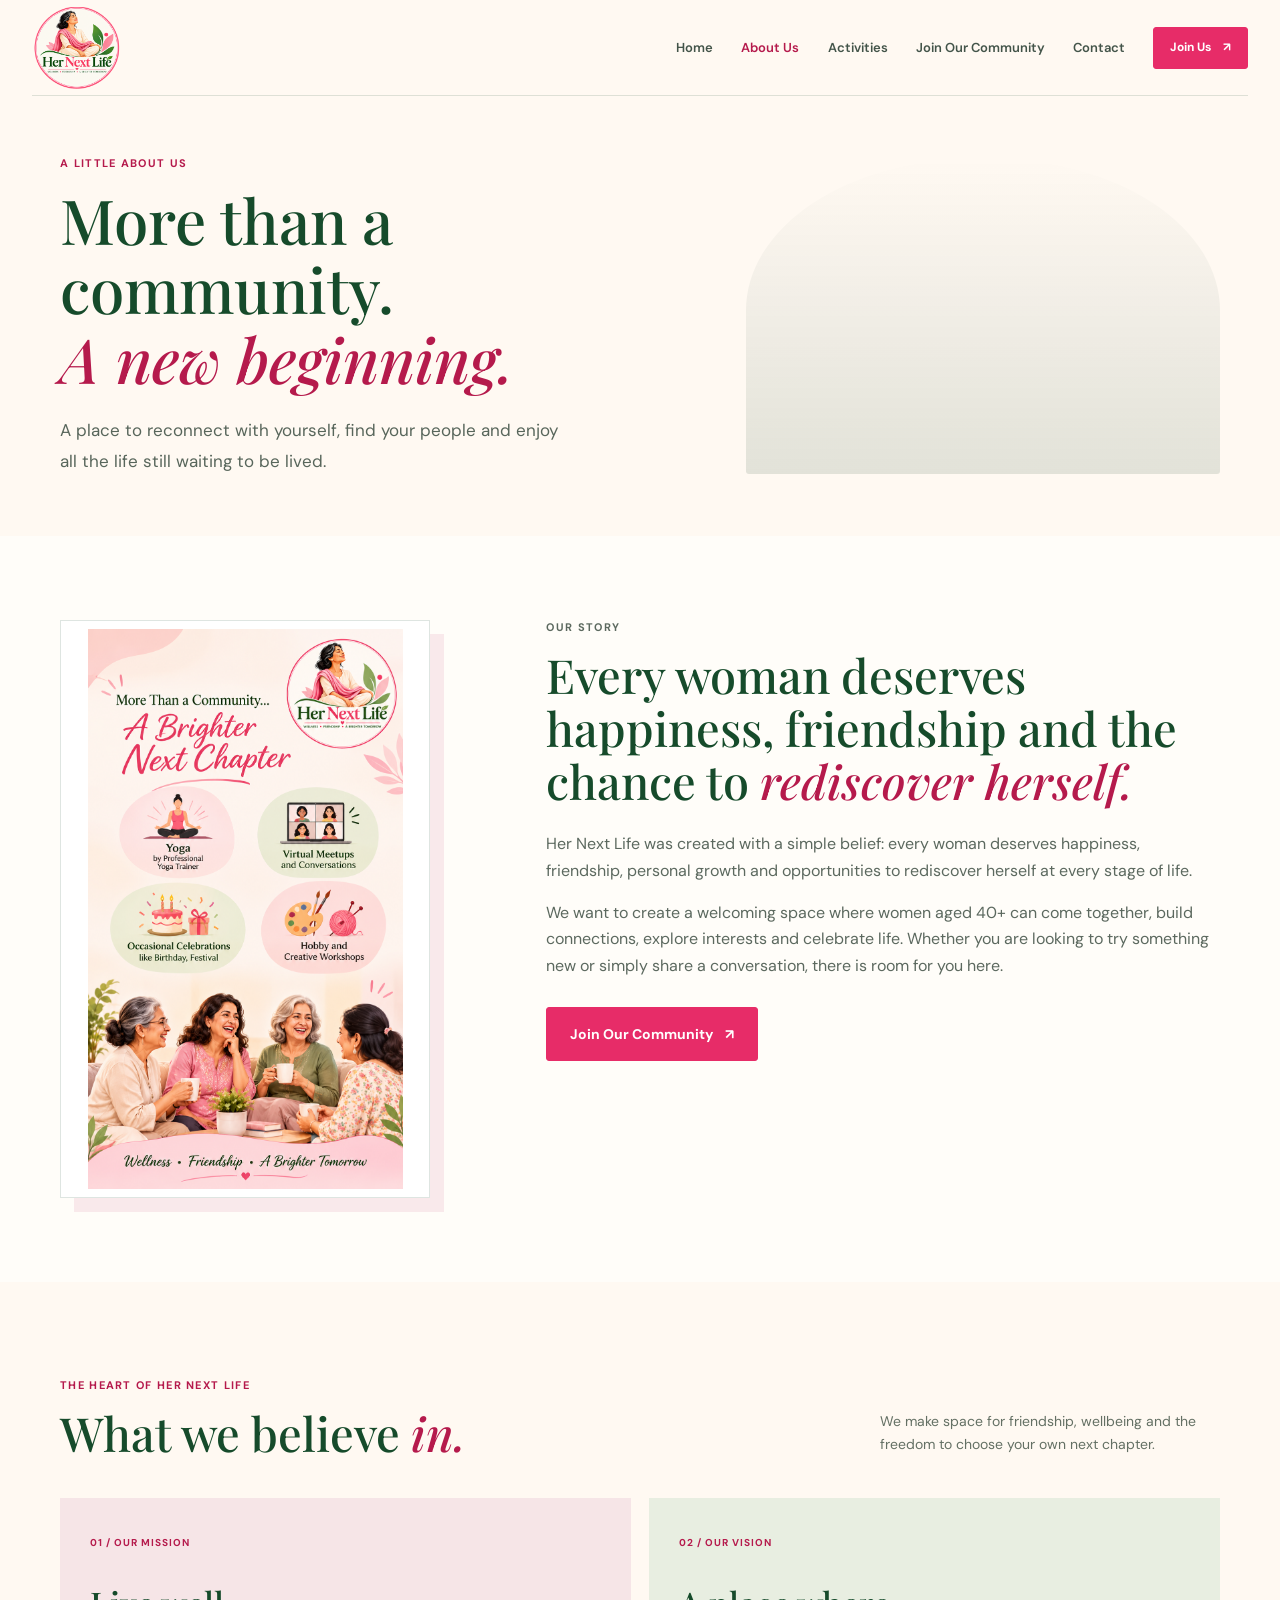
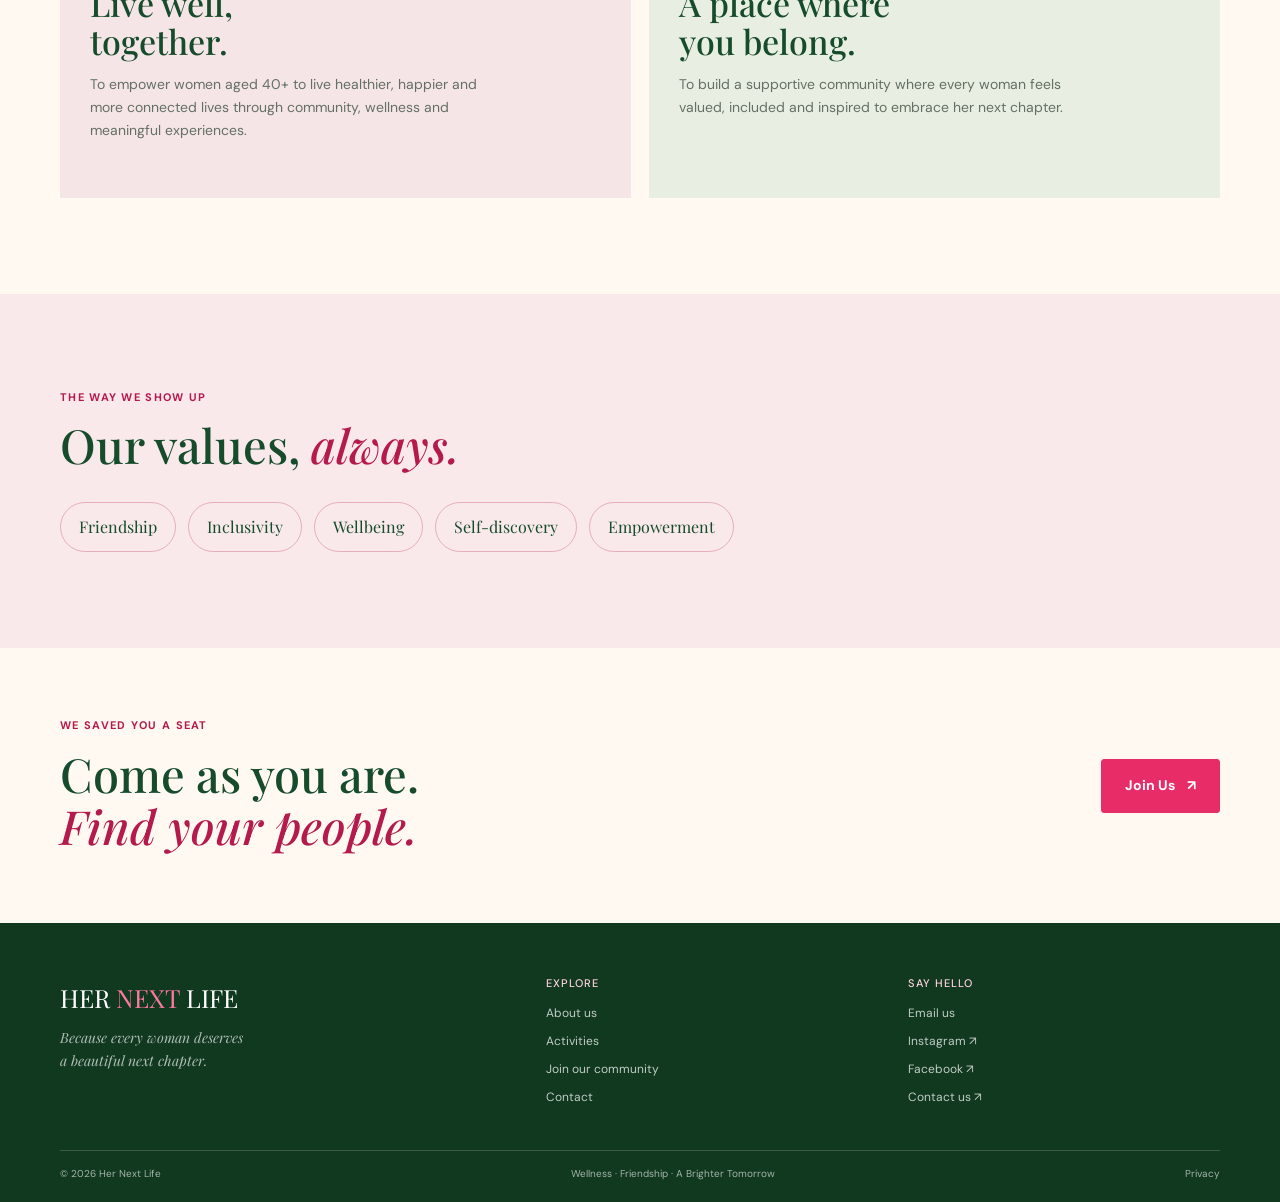
<file: about.html>
<!doctype html>
<html lang="en">

<head>
    <meta charset="utf-8">
    <meta name="viewport" content="width=device-width, initial-scale=1">
    <meta name="description"
        content="Meet Her Next Life, a welcoming community for women 40+ built around friendship, wellbeing and self-discovery.">
    <meta name="theme-color" content="#fff9f2">
    <title>About Us | Her Next Life</title>
    <link rel="stylesheet" href="styles.css">
    <script src="script.js" defer></script>
</head>

<body>
    <a class="skip-link" href="#main">Skip to content</a>
    <header class="site-header"><a class="brand" href="index.html" aria-label="Her Next Life home"><img
                src="Her Next Life Wellness Badge.png"
                alt="Her Next Life: Wellness, Friendship, A Brighter Tomorrow"></a><button class="menu-toggle"
            type="button" aria-label="Open navigation" aria-expanded="false"
            aria-controls="site-nav"><span></span><span></span></button>
        <nav class="site-nav" id="site-nav" aria-label="Main navigation"><a href="index.html">Home</a><a
                href="about.html" aria-current="page">About Us</a><a href="activities.html">Activities</a><a
                href="join.html">Join Our Community</a><a href="contact.html">Contact</a><a class="button button-small"
                href="https://forms.gle/7YCgCjSdzpbJKhFk7" target="_blank" rel="noopener noreferrer">Join Us <span
                    aria-hidden="true">↗</span></a></nav>
    </header>
    <main id="main">
        <section class="page-hero section-wrap">
            <div>
                <p class="eyebrow">A little about us</p>
                <h1>More than a community.<br><em>A new beginning.</em></h1>
                <p class="hero-lede">A place to reconnect with yourself, find your people and enjoy all the life still
                    waiting to be lived.</p>
            </div>
            <div class="page-hero-image about-photo" role="img" aria-label="Women sharing a warm moment together"></div>
        </section>
        <section class="story-section band">
            <div class="section-wrap story-grid">
                <div class="community-visual"><img src="A Brighter Next Chapter Community.png"
                        alt="Her Next Life community activities, friendships and wellness for women 40+" loading="lazy">
                </div>
                <div>
                    <p class="eyebrow">Our story</p>
                    <h2>Every woman deserves happiness, friendship and the chance to <em>rediscover herself.</em></h2>
                    <p>Her Next Life was created with a simple belief: every woman deserves happiness, friendship,
                        personal growth and opportunities to rediscover herself at every stage of life.</p>
                    <p>We want to create a welcoming space where women aged 40+ can come together, build connections,
                        explore interests and celebrate life. Whether you are looking to try something new or simply
                        share a conversation, there is room for you here.</p><a class="button"
                        href="https://forms.gle/7YCgCjSdzpbJKhFk7" target="_blank" rel="noopener noreferrer">Join Our
                        Community <span aria-hidden="true">↗</span></a>
                </div>
            </div>
        </section>
        <section class="section-wrap section-space">
            <div class="section-heading">
                <div>
                    <p class="eyebrow">The heart of Her Next Life</p>
                    <h2>What we believe <em>in.</em></h2>
                </div>
                <p>We make space for friendship, wellbeing and the freedom to choose your own next chapter.</p>
            </div>
            <div class="purpose-grid">
                <article class="purpose-card purpose-mission"><span>01 / OUR MISSION</span>
                    <h3>Live well,<br>together.</h3>
                    <p>To empower women aged 40+ to live healthier, happier and more connected lives through community,
                        wellness and meaningful experiences.</p>
                </article>
                <article class="purpose-card purpose-vision"><span>02 / OUR VISION</span>
                    <h3>A place where<br>you belong.</h3>
                    <p>To build a supportive community where every woman feels valued, included and inspired to embrace
                        her next chapter.</p>
                </article>
            </div>
        </section>
        <section class="values-section band band-blush">
            <div class="section-wrap section-space">
                <p class="eyebrow">The way we show up</p>
                <h2>Our values, <em>always.</em></h2>
                <div class="values-list">
                    <span>Friendship</span><span>Inclusivity</span><span>Wellbeing</span><span>Self-discovery</span><span>Empowerment</span>
                </div>
            </div>
        </section>
        <section class="mini-cta section-wrap">
            <div>
                <p class="eyebrow">We saved you a seat</p>
                <h2>Come as you are.<br><em>Find your people.</em></h2>
            </div><a class="button" href="https://forms.gle/7YCgCjSdzpbJKhFk7" target="_blank"
                rel="noopener noreferrer">Join Us <span aria-hidden="true">↗</span></a>
        </section>
    </main>
    <footer class="site-footer">
        <div class="footer-main section-wrap">
            <div class="footer-brand"><a href="index.html" class="footer-title">HER <span>NEXT</span> LIFE</a>
                <p>Because every woman deserves<br>a beautiful next chapter.</p>
            </div>
            <div class="footer-links">
                <h2>Explore</h2><a href="about.html">About us</a><a href="activities.html">Activities</a><a
                    href="join.html">Join our community</a><a href="contact.html">Contact</a>
            </div>
            <div class="footer-links">
                <h2>Say hello</h2><a href="mailto:vishwakarmashivani152@gmail.com">Email us</a><a
                    href="https://www.instagram.com/her_next_life1/" target="_blank" rel="noopener noreferrer">Instagram
                    ↗</a><a href="https://www.facebook.com/profile.php?id=61596229809848" target="_blank"
                    rel="noopener noreferrer">Facebook ↗</a><a href="https://forms.gle/awLbZv3hxzHpvfB28"
                    target="_blank" rel="noopener noreferrer">Contact us ↗</a>
            </div>
        </div>
        <div class="footer-bottom section-wrap"><span>© <span data-year></span> Her Next Life</span><span>Wellness ·
                Friendship · A Brighter Tomorrow</span><a href="privacy.html">Privacy</a></div>
    </footer>
</body>

</html>
</file>
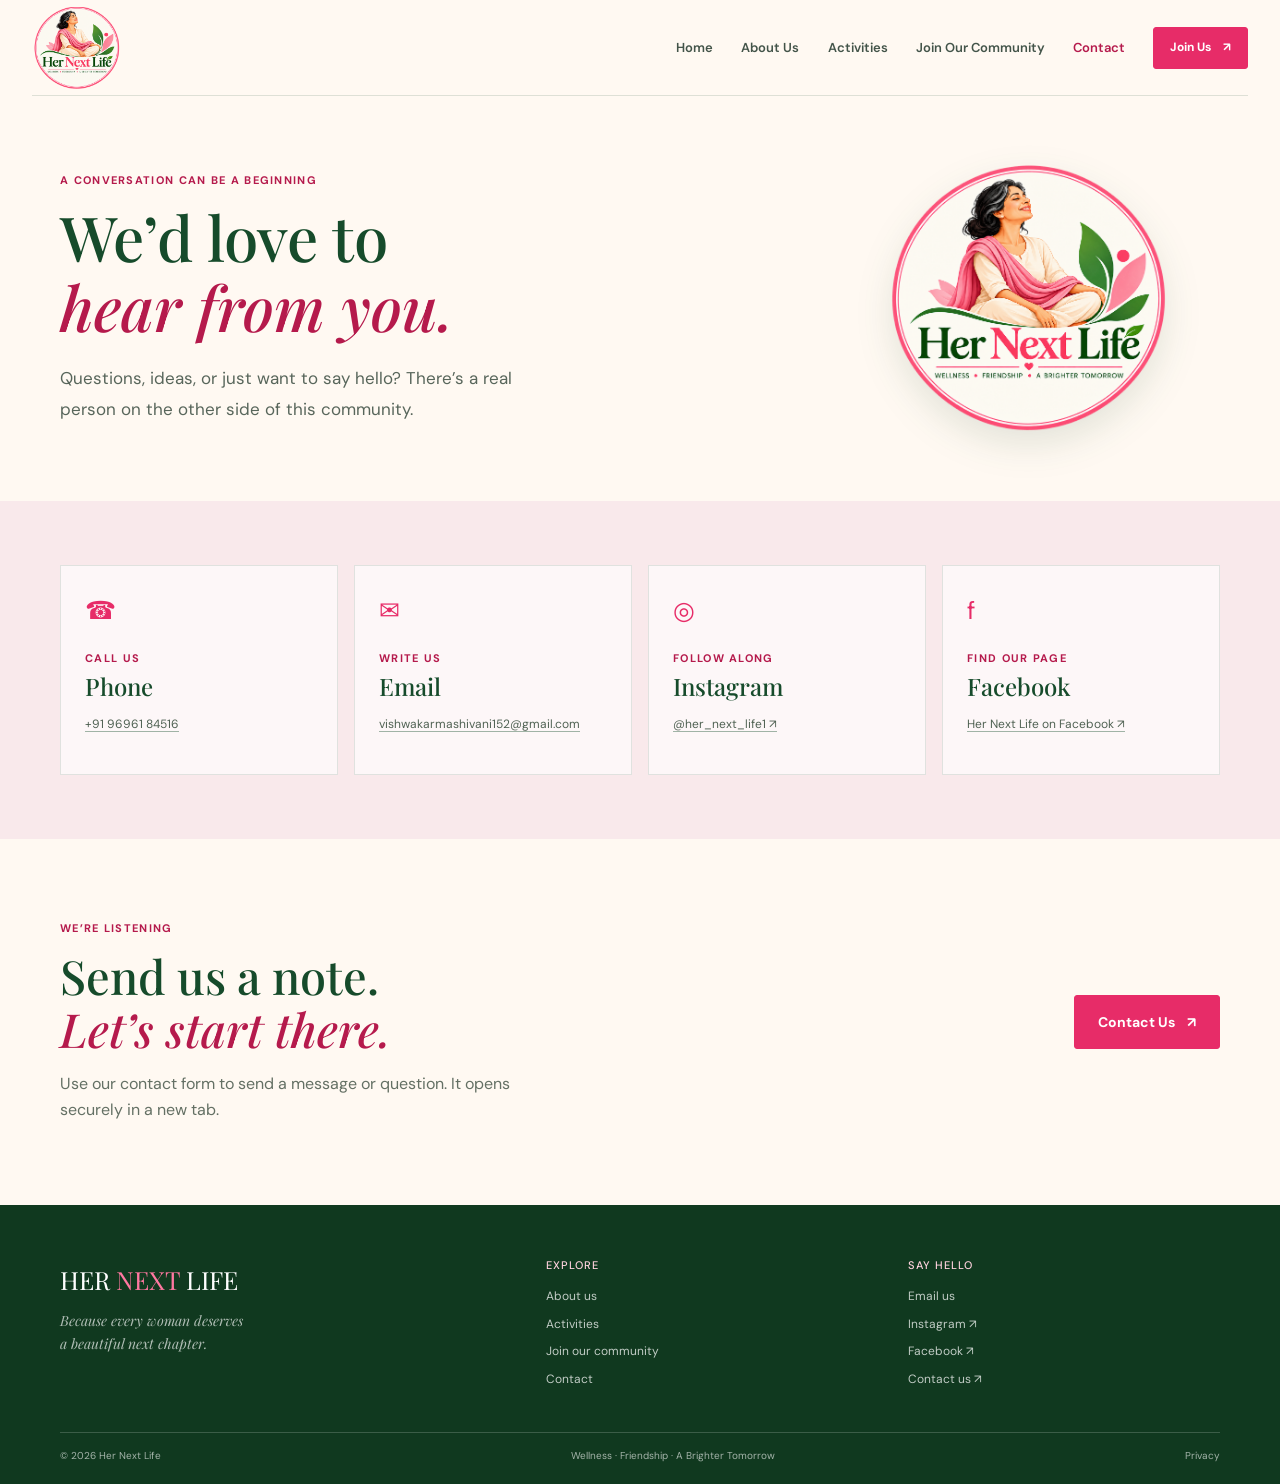
<file: contact.html>
<!doctype html>
<html lang="en">

<head>
    <meta charset="utf-8">
    <meta name="viewport" content="width=device-width, initial-scale=1">
    <meta name="description" content="Get in touch with Her Next Life. We'd love to hear from you.">
    <meta name="theme-color" content="#fff9f2">
    <title>Contact Us | Her Next Life</title>
    <link rel="stylesheet" href="styles.css">
    <script src="script.js" defer></script>
</head>

<body>
    <a class="skip-link" href="#main">Skip to content</a>
    <header class="site-header"><a class="brand" href="index.html" aria-label="Her Next Life home"><img
                src="Her Next Life Wellness Badge.png"
                alt="Her Next Life: Wellness, Friendship, A Brighter Tomorrow"></a><button class="menu-toggle"
            type="button" aria-label="Open navigation" aria-expanded="false"
            aria-controls="site-nav"><span></span><span></span></button>
        <nav class="site-nav" id="site-nav" aria-label="Main navigation"><a href="index.html">Home</a><a
                href="about.html">About Us</a><a href="activities.html">Activities</a><a href="join.html">Join Our
                Community</a><a href="contact.html" aria-current="page">Contact</a><a class="button button-small"
                href="https://forms.gle/7YCgCjSdzpbJKhFk7" target="_blank" rel="noopener noreferrer">Join Us <span
                    aria-hidden="true">↗</span></a></nav>
    </header>
    <main id="main">
        <section class="contact-hero section-wrap">
            <div>
                <p class="eyebrow">A conversation can be a beginning</p>
                <h1>We’d love to<br><em>hear from you.</em></h1>
                <p class="hero-lede">Questions, ideas, or just want to say hello? There’s a real person on the other
                    side of this community.</p>
            </div>
            <div class="contact-art"><img src="Her Next Life Wellness Badge.png" alt="Her Next Life community badge">
            </div>
        </section>
        <section class="contact-options band band-blush">
            <div class="section-wrap contact-grid">
                <article class="contact-card"><span class="contact-icon" aria-hidden="true">☎</span>
                    <p class="eyebrow">Call us</p>
                    <h2>Phone</h2><a href="tel:+919696184516">+91 96961 84516</a>
                </article>
                <article class="contact-card"><span class="contact-icon" aria-hidden="true">✉</span>
                    <p class="eyebrow">Write us</p>
                    <h2>Email</h2><a href="mailto:vishwakarmashivani152@gmail.com">vishwakarmashivani152@gmail.com</a>
                </article>
                <article class="contact-card"><span class="contact-icon" aria-hidden="true">◎</span>
                    <p class="eyebrow">Follow along</p>
                    <h2>Instagram</h2><a href="https://www.instagram.com/her_next_life1/" target="_blank"
                        rel="noopener noreferrer">@her_next_life1 ↗</a>
                </article>
                <article class="contact-card"><span class="contact-icon" aria-hidden="true">f</span>
                    <p class="eyebrow">Find our page</p>
                    <h2>Facebook</h2><a href="https://www.facebook.com/profile.php?id=61596229809848" target="_blank"
                        rel="noopener noreferrer">Her Next Life on Facebook ↗</a>
                </article>
            </div>
        </section>
        <section class="contact-form-cta section-wrap">
            <div>
                <p class="eyebrow">We’re listening</p>
                <h2>Send us a note.<br><em>Let’s start there.</em></h2>
                <p>Use our contact form to send a message or question. It opens securely in a new tab.</p>
            </div><a class="button" href="https://forms.gle/awLbZv3hxzHpvfB28" target="_blank"
                rel="noopener noreferrer">Contact Us <span aria-hidden="true">↗</span></a>
        </section>
    </main>
    <footer class="site-footer">
        <div class="footer-main section-wrap">
            <div class="footer-brand"><a href="index.html" class="footer-title">HER <span>NEXT</span> LIFE</a>
                <p>Because every woman deserves<br>a beautiful next chapter.</p>
            </div>
            <div class="footer-links">
                <h2>Explore</h2><a href="about.html">About us</a><a href="activities.html">Activities</a><a
                    href="join.html">Join our community</a><a href="contact.html">Contact</a>
            </div>
            <div class="footer-links">
                <h2>Say hello</h2><a href="mailto:vishwakarmashivani152@gmail.com">Email us</a><a
                    href="https://www.instagram.com/her_next_life1/" target="_blank" rel="noopener noreferrer">Instagram
                    ↗</a><a href="https://www.facebook.com/profile.php?id=61596229809848" target="_blank"
                    rel="noopener noreferrer">Facebook ↗</a><a href="https://forms.gle/awLbZv3hxzHpvfB28"
                    target="_blank" rel="noopener noreferrer">Contact us ↗</a>
            </div>
        </div>
        <div class="footer-bottom section-wrap"><span>© <span data-year></span> Her Next Life</span><span>Wellness ·
                Friendship · A Brighter Tomorrow</span><a href="privacy.html">Privacy</a></div>
    </footer>
</body>

</html>
</file>
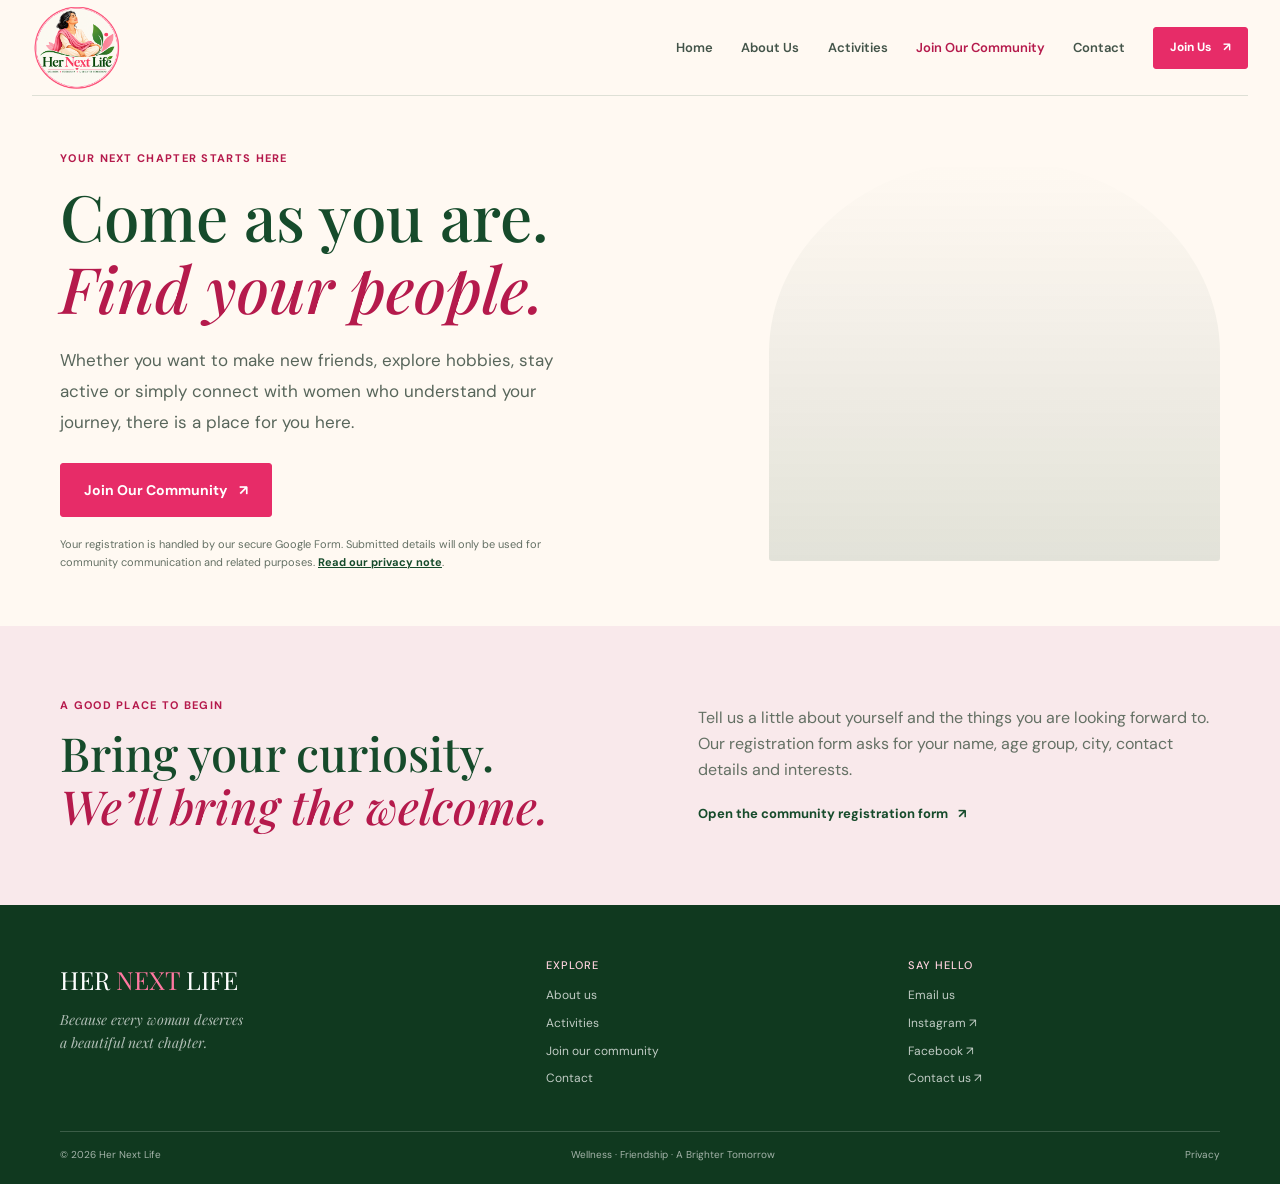
<file: join.html>
<!doctype html>
<html lang="en">

<head>
    <meta charset="utf-8">
    <meta name="viewport" content="width=device-width, initial-scale=1">
    <meta name="description"
        content="Join Her Next Life and connect with women 40+ through friendship, activities and wellbeing.">
    <meta name="theme-color" content="#fff9f2">
    <title>Join Our Community | Her Next Life</title>
    <link rel="stylesheet" href="styles.css">
    <script src="script.js" defer></script>
</head>

<body>
    <a class="skip-link" href="#main">Skip to content</a>
    <header class="site-header"><a class="brand" href="index.html" aria-label="Her Next Life home"><img
                src="Her Next Life Wellness Badge.png"
                alt="Her Next Life: Wellness, Friendship, A Brighter Tomorrow"></a><button class="menu-toggle"
            type="button" aria-label="Open navigation" aria-expanded="false"
            aria-controls="site-nav"><span></span><span></span></button>
        <nav class="site-nav" id="site-nav" aria-label="Main navigation"><a href="index.html">Home</a><a
                href="about.html">About Us</a><a href="activities.html">Activities</a><a href="join.html"
                aria-current="page">Join Our Community</a><a href="contact.html">Contact</a><a
                class="button button-small" href="https://forms.gle/7YCgCjSdzpbJKhFk7" target="_blank"
                rel="noopener noreferrer">Join Us <span aria-hidden="true">↗</span></a></nav>
    </header>
    <main id="main">
        <section class="join-hero section-wrap">
            <div class="join-copy">
                <p class="eyebrow">Your next chapter starts here</p>
                <h1>Come as you are.<br><em>Find your people.</em></h1>
                <p class="hero-lede">Whether you want to make new friends, explore hobbies, stay active or simply
                    connect with women who understand your journey, there is a place for you here.</p><a class="button"
                    href="https://forms.gle/7YCgCjSdzpbJKhFk7" target="_blank" rel="noopener noreferrer">Join Our
                    Community <span aria-hidden="true">↗</span></a>
                <p class="privacy-note">Your registration is handled by our secure Google Form. Submitted details will
                    only be used for community communication and related purposes. <a href="privacy.html">Read our
                        privacy note</a>.</p>
            </div>
            <div class="join-image" role="img" aria-label="Friends sharing a happy afternoon together"></div>
        </section>
        <section class="join-details band band-blush">
            <div class="section-wrap join-detail-grid">
                <div>
                    <p class="eyebrow">A good place to begin</p>
                    <h2>Bring your curiosity.<br><em>We’ll bring the welcome.</em></h2>
                </div>
                <div>
                    <p>Tell us a little about yourself and the things you are looking forward to. Our registration form
                        asks for your name, age group, city, contact details and interests.</p><a class="text-link"
                        href="https://forms.gle/7YCgCjSdzpbJKhFk7" target="_blank" rel="noopener noreferrer">Open the
                        community registration form <span aria-hidden="true">↗</span></a>
                </div>
            </div>
        </section>
    </main>
    <footer class="site-footer">
        <div class="footer-main section-wrap">
            <div class="footer-brand"><a href="index.html" class="footer-title">HER <span>NEXT</span> LIFE</a>
                <p>Because every woman deserves<br>a beautiful next chapter.</p>
            </div>
            <div class="footer-links">
                <h2>Explore</h2><a href="about.html">About us</a><a href="activities.html">Activities</a><a
                    href="join.html">Join our community</a><a href="contact.html">Contact</a>
            </div>
            <div class="footer-links">
                <h2>Say hello</h2><a href="mailto:vishwakarmashivani152@gmail.com">Email us</a><a
                    href="https://www.instagram.com/her_next_life1/" target="_blank" rel="noopener noreferrer">Instagram
                    ↗</a><a href="https://www.facebook.com/profile.php?id=61596229809848" target="_blank"
                    rel="noopener noreferrer">Facebook ↗</a><a href="https://forms.gle/awLbZv3hxzHpvfB28"
                    target="_blank" rel="noopener noreferrer">Contact us ↗</a>
            </div>
        </div>
        <div class="footer-bottom section-wrap"><span>© <span data-year></span> Her Next Life</span><span>Wellness ·
                Friendship · A Brighter Tomorrow</span><a href="privacy.html">Privacy</a></div>
    </footer>
</body>

</html>
</file>
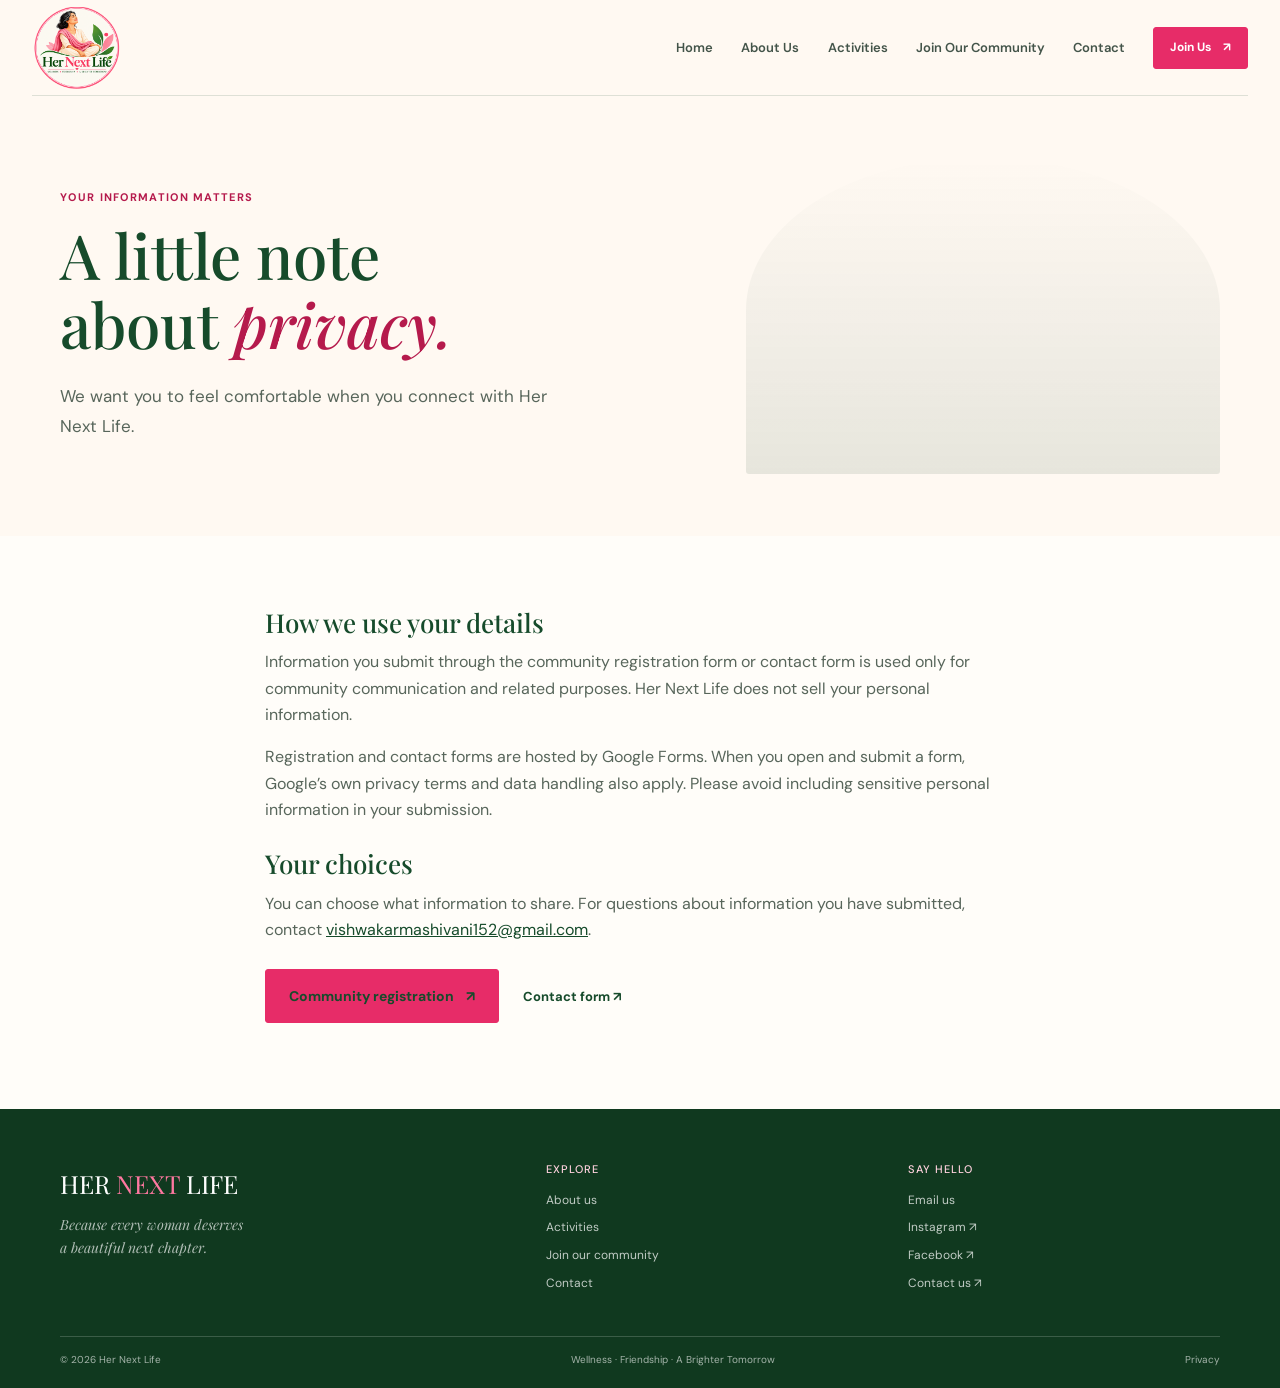
<file: privacy.html>
<!doctype html>
<html lang="en">

<head>
    <meta charset="utf-8">
    <meta name="viewport" content="width=device-width, initial-scale=1">
    <meta name="description" content="Her Next Life privacy information for community and contact form submissions.">
    <meta name="theme-color" content="#fff9f2">
    <title>Privacy | Her Next Life</title>
    <link rel="stylesheet" href="styles.css">
    <script src="script.js" defer></script>
</head>

<body>
    <a class="skip-link" href="#main">Skip to content</a>
    <header class="site-header"><a class="brand" href="index.html" aria-label="Her Next Life home"><img
                src="Her Next Life Wellness Badge.png"
                alt="Her Next Life: Wellness, Friendship, A Brighter Tomorrow"></a><button class="menu-toggle"
            type="button" aria-label="Open navigation" aria-expanded="false"
            aria-controls="site-nav"><span></span><span></span></button>
        <nav class="site-nav" id="site-nav" aria-label="Main navigation"><a href="index.html">Home</a><a
                href="about.html">About Us</a><a href="activities.html">Activities</a><a href="join.html">Join Our
                Community</a><a href="contact.html">Contact</a><a class="button button-small"
                href="https://forms.gle/7YCgCjSdzpbJKhFk7" target="_blank" rel="noopener noreferrer">Join Us <span
                    aria-hidden="true">↗</span></a></nav>
    </header>
    <main id="main">
        <section class="page-hero section-wrap">
            <div>
                <p class="eyebrow">Your information matters</p>
                <h1>A little note<br>about <em>privacy.</em></h1>
                <p class="hero-lede">We want you to feel comfortable when you connect with Her Next Life.</p>
            </div>
            <div class="page-hero-image privacy-photo" role="img" aria-label="A calm, welcoming space"></div>
        </section>
        <section class="privacy-content band">
            <div class="section-wrap prose">
                <h2>How we use your details</h2>
                <p>Information you submit through the community registration form or contact form is used only for
                    community communication and related purposes. Her Next Life does not sell your personal information.
                </p>
                <p>Registration and contact forms are hosted by Google Forms. When you open and submit a form, Google’s
                    own privacy terms and data handling also apply. Please avoid including sensitive personal
                    information in your submission.</p>
                <h2>Your choices</h2>
                <p>You can choose what information to share. For questions about information you have submitted, contact
                    <a href="mailto:vishwakarmashivani152@gmail.com">vishwakarmashivani152@gmail.com</a>.</p>
                <div class="privacy-actions"><a class="button" href="https://forms.gle/7YCgCjSdzpbJKhFk7"
                        target="_blank" rel="noopener noreferrer">Community registration <span
                            aria-hidden="true">↗</span></a><a class="text-link"
                        href="https://forms.gle/awLbZv3hxzHpvfB28" target="_blank" rel="noopener noreferrer">Contact
                        form ↗</a></div>
            </div>
        </section>
    </main>
    <footer class="site-footer">
        <div class="footer-main section-wrap">
            <div class="footer-brand"><a href="index.html" class="footer-title">HER <span>NEXT</span> LIFE</a>
                <p>Because every woman deserves<br>a beautiful next chapter.</p>
            </div>
            <div class="footer-links">
                <h2>Explore</h2><a href="about.html">About us</a><a href="activities.html">Activities</a><a
                    href="join.html">Join our community</a><a href="contact.html">Contact</a>
            </div>
            <div class="footer-links">
                <h2>Say hello</h2><a href="mailto:vishwakarmashivani152@gmail.com">Email us</a><a
                    href="https://www.instagram.com/her_next_life1/" target="_blank" rel="noopener noreferrer">Instagram
                    ↗</a><a href="https://www.facebook.com/profile.php?id=61596229809848" target="_blank"
                    rel="noopener noreferrer">Facebook ↗</a><a href="https://forms.gle/awLbZv3hxzHpvfB28"
                    target="_blank" rel="noopener noreferrer">Contact us ↗</a>
            </div>
        </div>
        <div class="footer-bottom section-wrap"><span>© <span data-year></span> Her Next Life</span><span>Wellness ·
                Friendship · A Brighter Tomorrow</span><a href="privacy.html" aria-current="page">Privacy</a></div>
    </footer>
</body>

</html>
</file>
<file: styles.css>
@import url('https://fonts.googleapis.com/css2?family=DM+Sans:wght@400;500;600;700&family=Playfair+Display:ital,wght@0,500;0,600;0,700;1,500;1,600&display=swap');

:root {
    color-scheme: light;
    --forest: #164b2b;
    --forest-deep: #10391f;
    --pink: #e72c68;
    --pink-dark: #b51a4c;
    --coral: #e88767;
    --cream: #fff9f2;
    --ivory: #fffdf9;
    --blush: #f9e9eb;
    --rose: #efcdd4;
    --lavender: #eee8f2;
    --ink: #20372a;
    --muted: #647064;
    --line: rgba(22, 75, 43, .14);
    --serif: 'Playfair Display', Georgia, serif;
    --sans: 'DM Sans', 'Segoe UI', sans-serif;
}

* {
    box-sizing: border-box;
}

html {
    scroll-behavior: smooth;
}

body {
    margin: 0;
    background: var(--cream);
    color: var(--ink);
    font-family: var(--sans);
    font-size: 16px;
    line-height: 1.65;
}

img {
    display: block;
    max-width: 100%;
}

a {
    color: inherit;
}

button,
a {
    -webkit-tap-highlight-color: transparent;
}

a:focus-visible,
button:focus-visible {
    outline: 3px solid var(--pink);
    outline-offset: 4px;
}

.section-wrap {
    width: min(1160px, calc(100% - 64px));
    margin-inline: auto;
}

.section-space {
    padding-block: 96px;
}

.skip-link {
    position: absolute;
    top: -60px;
    left: 16px;
    z-index: 20;
    padding: 10px 16px;
    background: var(--forest);
    color: white;
}

.skip-link:focus {
    top: 16px;
}

.site-header {
    position: relative;
    z-index: 5;
    display: flex;
    align-items: center;
    justify-content: space-between;
    width: min(1320px, calc(100% - 64px));
    height: 96px;
    margin-inline: auto;
    border-bottom: 1px solid var(--line);
}

.brand {
    display: flex;
    align-items: center;
    width: 172px;
    height: 82px;
    overflow: hidden;
}

.brand img {
    width: 90px;
    height: 170px;
    object-fit: contain;
}

.site-nav {
    display: flex;
    align-items: center;
    gap: clamp(16px, 2.2vw, 32px);
}

.site-nav>a:not(.button) {
    color: #435449;
    font-size: 13px;
    font-weight: 600;
    text-decoration: none;
    transition: color .2s ease;
}

.site-nav>a:not(.button):hover,
.site-nav>a[aria-current="page"] {
    color: var(--pink-dark);
}

.menu-toggle {
    display: none;
}

.button {
    display: inline-flex;
    min-height: 54px;
    align-items: center;
    justify-content: center;
    gap: 12px;
    padding: 0 23px;
    border: 1px solid var(--pink);
    border-radius: 3px;
    background: var(--pink);
    color: #fff;
    font-size: 14px;
    font-weight: 700;
    text-decoration: none;
    transition: background .2s ease, transform .2s ease, box-shadow .2s ease;
}

.button:hover {
    transform: translateY(-2px);
    background: var(--pink-dark);
    box-shadow: 0 8px 20px rgba(181, 26, 76, .2);
}

.button-small {
    min-height: 42px;
    padding-inline: 16px;
    font-size: 12px;
}

.button-outline {
    border-color: var(--forest);
    background: transparent;
    color: var(--forest);
}

.button-outline:hover {
    background: var(--forest);
    color: #fff;
    box-shadow: 0 8px 20px rgba(16, 57, 31, .15);
}

.button-light {
    border-color: var(--cream);
    background: var(--cream);
    color: var(--forest);
}

.button-light:hover {
    background: #fff;
    color: var(--pink-dark);
}

.button-row {
    display: flex;
    flex-wrap: wrap;
    gap: 12px;
    margin-top: 30px;
}

.hero {
    display: grid;
    min-height: 620px;
    grid-template-columns: 1fr 1.03fr;
    align-items: center;
    gap: 42px;
    padding-block: 50px 68px;
}

.hero-copy {
    padding-block: 18px;
}

.eyebrow {
    margin: 0 0 14px;
    color: var(--pink-dark);
    font-size: 11px;
    font-weight: 700;
    letter-spacing: 1.3px;
    line-height: 1.4;
    text-transform: uppercase;
}

.hero .eyebrow {
    display: flex;
    align-items: center;
    gap: 10px;
}

.hero .eyebrow span {
    display: inline-block;
    width: 25px;
    height: 2px;
    background: var(--pink);
}

h1,
h2,
h3,
p {
    margin-top: 0;
}

h1,
h2,
h3 {
    font-family: var(--serif);
    font-weight: 500;
    line-height: 1.12;
}

h1 {
    margin-bottom: 22px;
    color: var(--forest);
    font-size: clamp(45px, 5vw, 68px);
}

h1 em,
h2 em {
    color: var(--pink-dark);
    font-weight: 500;
}

.hero-lede {
    max-width: 510px;
    margin-bottom: 0;
    color: #58665b;
    font-size: 17px;
    line-height: 1.8;
}

.hero-note {
    display: flex;
    align-items: center;
    gap: 10px;
    margin-top: 28px;
    color: var(--muted);
    font-size: 12px;
}

.note-mark {
    color: var(--pink);
    font-size: 21px;
}

.hero-art {
    position: relative;
    min-height: 470px;
}

.hero-photo {
    position: absolute;
    inset: 12px 0 22px 24px;
    overflow: hidden;
    border-radius: 46% 46% 3px 3px;
    background: linear-gradient(140deg, rgba(22, 75, 43, .08), rgba(231, 44, 104, .14)), url('https://images.unsplash.com/photo-1529156069898-49953e39b3ac?auto=format&fit=crop&w=1200&q=85') center 43% / cover;
}

.hero-photo::after {
    position: absolute;
    inset: 0;
    content: '';
    background: linear-gradient(0deg, rgba(16, 57, 31, .18), transparent 55%);
}

.hero-sticker {
    position: absolute;
    bottom: 42px;
    left: -20px;
    display: flex;
    width: 146px;
    height: 146px;
    flex-direction: column;
    align-items: center;
    justify-content: center;
    overflow: hidden;
    border: 5px solid var(--cream);
    border-radius: 50%;
    background: #fff;
    box-shadow: 0 10px 28px rgba(25, 50, 31, .14);
    text-align: center;
}

.hero-sticker img {
    position: absolute;
    width: 100%;
    height: 100%;
    object-fit: cover;
    opacity: .2;
}

.hero-sticker span {
    position: relative;
    color: var(--forest);
    font-family: var(--serif);
    font-size: 14px;
    font-style: italic;
    line-height: 1.35;
}

.hero-caption {
    position: absolute;
    right: 0;
    bottom: 0;
    padding: 9px 14px;
    background: var(--cream);
    color: var(--forest);
    font-family: var(--serif);
    font-size: 14px;
    font-style: italic;
}

.band {
    background: var(--ivory);
}

.band-blush {
    background: var(--blush);
}

.welcome-grid {
    display: grid;
    grid-template-columns: .62fr 1fr;
    gap: 10%;
    padding-block: 88px;
}

.community-visual {
    display: flex;
    align-items: center;
    justify-content: center;
    padding: 8px;
    border: 1px solid var(--line);
    background: white;
    box-shadow: 14px 14px 0 var(--blush);
}

.community-visual img {
    width: 100%;
    max-height: 560px;
    object-fit: contain;
}

.welcome-grid h2,
.section-heading h2,
.why-copy h2,
.story-grid h2,
.values-section h2,
.mini-cta h2,
.join-detail-grid h2,
.contact-form-cta h2 {
    margin-bottom: 24px;
    color: var(--forest);
    font-size: clamp(33px, 3.8vw, 47px);
}

.welcome-grid>div p,
.story-grid>div p {
    max-width: 670px;
    color: #5c695f;
}

.section-heading {
    display: flex;
    align-items: end;
    justify-content: space-between;
    gap: 48px;
    margin-bottom: 38px;
}

.section-heading h2 {
    margin: 0;
}

.section-heading>p {
    max-width: 340px;
    margin: 0 0 4px;
    color: var(--muted);
    font-size: 14px;
}

.feature-grid {
    display: grid;
    grid-template-columns: repeat(4, 1fr);
    gap: 18px;
}

.feature-card {
    min-height: 230px;
    padding: 25px 22px;
    border: 1px solid var(--line);
    background: rgba(255, 255, 255, .55);
    transition: transform .2s ease, box-shadow .2s ease;
}

.feature-card:hover {
    transform: translateY(-4px);
    box-shadow: 0 12px 30px rgba(24, 58, 34, .08);
}

.feature-icon {
    display: grid;
    width: 40px;
    height: 40px;
    place-items: center;
    margin-bottom: 24px;
    border-radius: 50%;
    background: var(--blush);
    color: var(--pink-dark);
    font-size: 24px;
}

.icon-sun {
    background: #f7ead7;
    color: #a36327;
}

.icon-flower {
    background: #e9eee2;
    color: var(--forest);
}

.icon-heart {
    background: var(--lavender);
    color: #755775;
}

.feature-card h3 {
    margin-bottom: 9px;
    color: var(--forest);
    font-size: 19px;
}

.feature-card p {
    margin: 0;
    color: var(--muted);
    font-size: 13px;
}

.activities-preview .section-space {
    padding-block: 88px;
}

.text-link {
    display: inline-flex;
    align-items: center;
    gap: 10px;
    color: var(--forest);
    font-size: 13px;
    font-weight: 700;
    text-decoration: none;
}

.text-link:hover {
    color: var(--pink-dark);
}

.activity-grid {
    display: grid;
    grid-template-columns: repeat(4, 1fr);
    gap: 16px;
}

.activity-card {
    position: relative;
    min-height: 340px;
    overflow: hidden;
    background: var(--forest);
    color: white;
    text-decoration: none;
}

.activity-card::after {
    position: absolute;
    inset: 0;
    content: '';
    background: linear-gradient(0deg, rgba(12, 39, 23, .86), transparent 72%);
}

.activity-card img {
    width: 100%;
    height: 100%;
    min-height: 340px;
    object-fit: cover;
    transition: transform .5s ease;
}

.activity-card:hover img {
    transform: scale(1.05);
}

.activity-card>div {
    position: absolute;
    z-index: 1;
    right: 18px;
    bottom: 18px;
    left: 18px;
}

.card-kicker {
    color: #f9dbe4;
    font-size: 10px;
    font-weight: 700;
    letter-spacing: 1px;
    text-transform: uppercase;
}

.activity-card h3 {
    margin: 5px 35px 0 0;
    color: #fff;
    font-size: 24px;
}

.card-arrow {
    position: absolute;
    right: 0;
    bottom: 3px;
    font-size: 18px;
}

.why-section {
    display: grid;
    grid-template-columns: 1.05fr .95fr;
    align-items: center;
    gap: 9%;
}

.why-image {
    padding: 12px;
    border: 1px solid var(--line);
    background: white;
    box-shadow: 20px 20px 0 var(--blush);
}

.why-image img {
    width: 100%;
    height: auto;
    object-fit: contain;
}

.why-copy h2 {
    margin-bottom: 18px;
}

.why-copy>p:not(.eyebrow) {
    color: var(--muted);
}

.check-list {
    display: grid;
    gap: 9px;
    margin: 22px 0 26px;
    padding: 0;
    list-style: none;
    color: var(--ink);
    font-size: 14px;
}

.check-list li::before {
    margin-right: 11px;
    color: var(--pink);
    content: '✓';
    font-weight: 700;
}

.closing-cta {
    position: relative;
    display: grid;
    min-height: 390px;
    place-items: center;
    overflow: hidden;
    padding: 64px 24px;
    background: var(--forest);
    color: white;
    text-align: center;
}

.closing-cta::before,
.closing-cta::after {
    position: absolute;
    width: 340px;
    height: 340px;
    border: 1px solid rgba(255, 255, 255, .16);
    border-radius: 50%;
    content: '';
}

.closing-cta::before {
    top: -210px;
    left: -90px;
    box-shadow: 0 0 0 35px rgba(255, 255, 255, .035), 0 0 0 75px rgba(255, 255, 255, .025);
}

.closing-cta::after {
    right: -120px;
    bottom: -240px;
    box-shadow: 0 0 0 35px rgba(255, 255, 255, .035), 0 0 0 75px rgba(255, 255, 255, .025);
}

.closing-inner {
    position: relative;
    z-index: 1;
    max-width: 560px;
}

.closing-inner .eyebrow {
    color: #ffc2d2;
}

.closing-inner h2 {
    margin-bottom: 14px;
    font-size: clamp(38px, 5vw, 56px);
}

.closing-inner h2 em {
    color: #ffc0d0;
}

.closing-inner>p:not(.eyebrow) {
    max-width: 440px;
    margin: 0 auto 24px;
    color: rgba(255, 255, 255, .78);
}

.cta-flower {
    position: absolute;
    right: 13%;
    top: 20%;
    color: rgba(255, 255, 255, .13);
    font-size: 90px;
}

.site-footer {
    background: #10391f;
    color: #f8f5ed;
}

.footer-main {
    display: grid;
    grid-template-columns: 1.4fr 1fr 1fr;
    gap: 50px;
    padding-block: 54px 42px;
}

.footer-title {
    color: #fff;
    font-family: var(--serif);
    font-size: 25px;
    text-decoration: none;
}

.footer-title span {
    color: #ff78a1;
}

.footer-brand p {
    margin: 8px 0 0;
    color: rgba(255, 255, 255, .67);
    font-family: var(--serif);
    font-size: 14px;
    font-style: italic;
}

.footer-links {
    display: flex;
    flex-direction: column;
    align-items: flex-start;
    gap: 8px;
}

.footer-links h2 {
    margin: 0 0 7px;
    color: #ffd2de;
    font-family: var(--sans);
    font-size: 11px;
    letter-spacing: 1px;
    text-transform: uppercase;
}

.footer-links a {
    color: rgba(255, 255, 255, .74);
    font-size: 12px;
    text-decoration: none;
}

.footer-links a:hover,
.footer-bottom a:hover {
    color: white;
    text-decoration: underline;
}

.footer-bottom {
    display: flex;
    justify-content: space-between;
    gap: 16px;
    padding-block: 15px 20px;
    border-top: 1px solid rgba(255, 255, 255, .18);
    color: rgba(255, 255, 255, .62);
    font-size: 10px;
}

.footer-bottom a {
    color: inherit;
    text-decoration: none;
}

.page-hero {
    display: grid;
    min-height: 440px;
    grid-template-columns: 1fr .8fr;
    align-items: center;
    gap: 8%;
    padding-block: 54px;
}

.page-hero h1 {
    font-size: clamp(44px, 5vw, 62px);
}

.page-hero-image {
    width: 100%;
    height: 315px;
    border-radius: 48% 48% 3px 3px;
    background-position: center;
    background-size: cover;
}

.about-photo {
    background-image: linear-gradient(0deg, rgba(16, 57, 31, .12), transparent), url('https://images.unsplash.com/photo-1511632765486-a01980e01a18?auto=format&fit=crop&w=1000&q=80');
}

.activities-photo {
    background-image: linear-gradient(0deg, rgba(16, 57, 31, .12), transparent), url('https://images.unsplash.com/photo-1518611012118-696072aa579a?auto=format&fit=crop&w=1000&q=80');
}

.privacy-photo {
    background-image: linear-gradient(0deg, rgba(16, 57, 31, .1), transparent), url('https://images.unsplash.com/photo-1499209974431-9dddcece7f88?auto=format&fit=crop&w=1000&q=80');
}

.story-grid {
    display: grid;
    grid-template-columns: .55fr 1fr;
    gap: 10%;
    padding-block: 84px;
}

.story-grid>div>.button {
    margin-top: 12px;
}

.purpose-grid {
    display: grid;
    grid-template-columns: 1fr 1fr;
    gap: 18px;
}

.purpose-card {
    min-height: 300px;
    padding: 30px;
}

.purpose-card>span {
    color: var(--pink-dark);
    font-size: 10px;
    font-weight: 700;
    letter-spacing: 1px;
}

.purpose-card h3 {
    margin: 30px 0 12px;
    color: var(--forest);
    font-size: 34px;
}

.purpose-card p {
    max-width: 410px;
    margin: 0;
    color: var(--muted);
    font-size: 14px;
}

.purpose-mission {
    background: #f6e5e7;
}

.purpose-vision {
    background: #e8eee1;
}

.values-section h2 {
    margin-bottom: 30px;
}

.values-list {
    display: flex;
    flex-wrap: wrap;
    gap: 12px;
}

.values-list span {
    padding: 11px 18px;
    border: 1px solid rgba(181, 26, 76, .28);
    border-radius: 50px;
    color: var(--forest);
    font-family: var(--serif);
    font-size: 16px;
}

.mini-cta {
    display: flex;
    align-items: center;
    justify-content: space-between;
    gap: 30px;
    padding-block: 70px;
}

.mini-cta h2 {
    margin: 0;
}

.activity-list .section-space {
    padding-block: 65px;
}

.activity-detail {
    display: grid;
    grid-template-columns: 1fr 1fr;
    align-items: center;
    gap: 8%;
    padding-block: 28px;
    scroll-margin-top: 24px;
}

.activity-detail+.activity-detail {
    margin-top: 36px;
    border-top: 1px solid rgba(22, 75, 43, .16);
}

.activity-detail.reverse img {
    order: 2;
}

.activity-detail img {
    width: 100%;
    aspect-ratio: 1.22;
    object-fit: cover;
}

.activity-detail-copy h2 {
    margin: 0 0 16px;
    color: var(--forest);
    font-size: 38px;
}

.activity-detail-copy>p:not(.eyebrow):not(.coming-soon) {
    max-width: 460px;
    color: #5d695f;
}

.activity-detail-copy h3 {
    margin: 20px 0 7px;
    color: var(--forest);
    font-family: var(--sans);
    font-size: 13px;
    font-weight: 700;
}

.activity-detail-copy .coming-soon {
    margin: 14px 0 18px;
    color: var(--muted);
    font-size: 12px;
}

.coming-soon strong {
    color: var(--pink-dark);
}

.join-hero {
    display: grid;
    min-height: 530px;
    grid-template-columns: 1.05fr .8fr;
    align-items: center;
    gap: 10%;
    padding-block: 54px;
}

.join-copy h1 {
    font-size: clamp(45px, 5.1vw, 64px);
}

.join-copy>.button {
    margin-top: 26px;
}

.join-image {
    width: 100%;
    height: 400px;
    border-radius: 48% 48% 3px 3px;
    background: linear-gradient(0deg, rgba(16, 57, 31, .12), transparent), url('https://images.unsplash.com/photo-1529156069898-49953e39b3ac?auto=format&fit=crop&w=1100&q=85') center / cover;
}

.privacy-note {
    max-width: 510px;
    margin: 18px 0 0;
    color: var(--muted);
    font-size: 11px;
}

.privacy-note a {
    color: var(--forest);
    font-weight: 700;
}

.join-detail-grid {
    display: grid;
    grid-template-columns: 1fr 1fr;
    align-items: center;
    gap: 10%;
    padding-block: 72px;
}

.join-detail-grid h2 {
    margin: 0;
}

.join-detail-grid>div>p:not(.eyebrow) {
    color: var(--muted);
}

.contact-hero {
    display: grid;
    min-height: 405px;
    grid-template-columns: 1fr .6fr;
    align-items: center;
    gap: 12%;
    padding-block: 42px;
}

.contact-hero h1 {
    font-size: clamp(45px, 5vw, 62px);
}

.contact-art {
    display: grid;
    place-items: center;
}

.contact-art img {
    width: min(290px, 100%);
    filter: drop-shadow(0 14px 18px rgba(22, 75, 43, .12));
}

.contact-grid {
    display: grid;
    grid-template-columns: repeat(4, 1fr);
    gap: 16px;
    padding-block: 64px;
}

.contact-card {
    min-height: 210px;
    padding: 24px;
    border: 1px solid rgba(22, 75, 43, .12);
    background: rgba(255, 255, 255, .65);
}

.contact-icon {
    display: block;
    margin-bottom: 20px;
    color: var(--pink);
    font-size: 25px;
}

.contact-card .eyebrow {
    margin-bottom: 6px;
}

.contact-card h2 {
    margin: 0 0 10px;
    color: var(--forest);
    font-size: 24px;
}

.contact-card a {
    color: #506253;
    font-size: 12px;
    overflow-wrap: anywhere;
    text-decoration-color: rgba(22, 75, 43, .4);
    text-underline-offset: 3px;
}

.contact-card a:hover {
    color: var(--pink-dark);
}

.contact-form-cta {
    display: flex;
    align-items: center;
    justify-content: space-between;
    gap: 30px;
    padding-block: 82px;
}

.contact-form-cta h2 {
    margin-bottom: 15px;
}

.contact-form-cta>div>p:not(.eyebrow) {
    max-width: 480px;
    margin-bottom: 0;
    color: var(--muted);
}

.contact-form-cta>.button {
    flex-shrink: 0;
}

.privacy-content .prose {
    max-width: 750px;
    padding-block: 72px 86px;
}

.prose h2 {
    margin: 26px 0 12px;
    color: var(--forest);
    font-size: 26px;
}

.prose h2:first-child {
    margin-top: 0;
}

.prose p {
    color: #58665b;
}

.prose a {
    color: var(--forest);
}

.privacy-actions {
    display: flex;
    align-items: center;
    gap: 24px;
    margin-top: 26px;
}

@media (max-width: 900px) {

    .section-wrap,
    .site-header {
        width: min(100% - 40px, 720px);
    }

    .site-header {
        height: 82px;
    }

    .brand {
        width: 140px;
        height: 72px;
    }

    .brand img {
        width: 146px;
        height: 146px;
    }

    .menu-toggle {
        display: flex;
        width: 42px;
        height: 42px;
        flex-direction: column;
        align-items: center;
        justify-content: center;
        gap: 6px;
        border: 1px solid var(--line);
        border-radius: 50%;
        background: transparent;
        cursor: pointer;
    }

    .menu-toggle span {
        display: block;
        width: 16px;
        height: 1.5px;
        background: var(--forest);
        transition: transform .2s ease;
    }

    .menu-toggle[aria-expanded="true"] span:first-child {
        transform: translateY(3.75px) rotate(45deg);
    }

    .menu-toggle[aria-expanded="true"] span:last-child {
        transform: translateY(-3.75px) rotate(-45deg);
    }

    .site-nav {
        position: absolute;
        top: 72px;
        right: 0;
        left: 0;
        display: none;
        align-items: stretch;
        gap: 0;
        padding: 12px 20px 20px;
        border: 1px solid var(--line);
        background: var(--cream);
        box-shadow: 0 16px 24px rgba(16, 57, 31, .08);
    }

    .site-nav.is-open {
        display: flex;
        flex-direction: column;
    }

    .site-nav>a:not(.button) {
        padding: 12px 4px;
        border-bottom: 1px solid var(--line);
    }

    .site-nav .button {
        margin-top: 14px;
    }

    .hero {
        min-height: 0;
        grid-template-columns: 1fr 1fr;
        gap: 22px;
        padding-block: 48px 60px;
    }

    .hero-art {
        min-height: 410px;
    }

    .hero-sticker {
        left: -5px;
        width: 120px;
        height: 120px;
    }

    .hero-sticker span {
        font-size: 12px;
    }

    .feature-grid {
        grid-template-columns: repeat(2, 1fr);
    }

    .feature-card {
        min-height: 205px;
    }

    .activity-grid {
        grid-template-columns: repeat(2, 1fr);
    }

    .activity-card,
    .activity-card img {
        min-height: 300px;
    }

    .contact-grid {
        grid-template-columns: repeat(2, 1fr);
    }

    .why-section {
        gap: 7%;
    }

    .page-hero {
        min-height: 390px;
    }

    .page-hero-image {
        height: 280px;
    }

    .join-hero {
        min-height: 460px;
    }

    .join-image {
        height: 340px;
    }
}

@media (max-width: 620px) {
    body {
        font-size: 15px;
    }

    .section-wrap,
    .site-header {
        width: calc(100% - 36px);
    }

    .section-space {
        padding-block: 64px;
    }

    .site-header {
        height: 74px;
    }

    .brand {
        width: 128px;
        height: 64px;
    }

    .brand img {
        width: 132px;
        height: 132px;
    }

    .site-nav {
        top: 66px;
    }

    .hero {
        display: flex;
        flex-direction: column;
        align-items: stretch;
        gap: 30px;
        padding-block: 48px 56px;
    }

    .hero-copy {
        padding: 0;
    }

    h1 {
        font-size: clamp(42px, 11vw, 56px);
    }

    .hero-lede {
        font-size: 15px;
    }

    .button-row {
        gap: 10px;
        margin-top: 24px;
    }

    .button {
        min-height: 50px;
        padding-inline: 16px;
        font-size: 12px;
    }

    .hero-art {
        min-height: 350px;
        margin-left: 4px;
    }

    .hero-photo {
        inset: 0 0 18px 18px;
    }

    .hero-sticker {
        bottom: 29px;
        left: -2px;
        width: 105px;
        height: 105px;
    }

    .hero-sticker span {
        font-size: 10px;
    }

    .hero-caption {
        font-size: 12px;
    }

    .welcome-grid,
    .story-grid {
        grid-template-columns: 1fr;
        gap: 12px;
        padding-block: 64px;
    }

    .community-visual {
        width: min(100%, 360px);
        margin-inline: auto;
    }

    .community-visual img {
        max-height: 460px;
    }

    .welcome-grid h2,
    .section-heading h2,
    .why-copy h2,
    .story-grid h2,
    .values-section h2,
    .mini-cta h2,
    .join-detail-grid h2,
    .contact-form-cta h2 {
        font-size: 34px;
    }

    .section-heading {
        display: block;
        margin-bottom: 28px;
    }

    .section-heading>p {
        margin-top: 14px;
    }

    .feature-grid {
        gap: 10px;
    }

    .feature-card {
        min-height: 206px;
        padding: 18px 15px;
    }

    .feature-icon {
        margin-bottom: 17px;
    }

    .feature-card h3 {
        font-size: 17px;
    }

    .feature-card p {
        font-size: 12px;
        line-height: 1.55;
    }

    .activities-preview .section-space {
        padding-block: 62px;
    }

    .activities-preview .section-heading {
        display: flex;
        align-items: end;
        gap: 12px;
    }

    .activities-preview .section-heading .text-link {
        flex-shrink: 0;
        font-size: 11px;
    }

    .activity-grid {
        gap: 10px;
    }

    .activity-card,
    .activity-card img {
        min-height: 235px;
    }

    .activity-card>div {
        right: 12px;
        bottom: 12px;
        left: 12px;
    }

    .activity-card h3 {
        font-size: 19px;
    }

    .card-kicker {
        font-size: 8px;
    }

    .why-section {
        grid-template-columns: 1fr;
        gap: 38px;
        padding-block: 62px;
    }

    .why-image {
        box-shadow: 12px 12px 0 var(--blush);
    }

    .closing-cta {
        min-height: 360px;
    }

    .closing-inner h2 {
        font-size: 42px;
    }

    .footer-main {
        grid-template-columns: 1fr 1fr;
        gap: 30px 18px;
        padding-block: 42px 32px;
    }

    .footer-brand {
        grid-column: 1 / -1;
    }

    .footer-bottom {
        flex-wrap: wrap;
        justify-content: flex-start;
        gap: 7px 18px;
        font-size: 9px;
    }

    .page-hero {
        display: flex;
        flex-direction: column;
        align-items: stretch;
        gap: 24px;
        padding-block: 48px 56px;
    }

    .page-hero h1 {
        font-size: 44px;
    }

    .page-hero-image {
        height: 290px;
    }

    .purpose-grid {
        grid-template-columns: 1fr;
        gap: 12px;
    }

    .purpose-card {
        min-height: 260px;
        padding: 24px;
    }

    .purpose-card h3 {
        margin-top: 24px;
        font-size: 31px;
    }

    .values-section .section-space {
        padding-block: 62px;
    }

    .values-list {
        gap: 8px;
    }

    .values-list span {
        padding: 8px 13px;
        font-size: 14px;
    }

    .mini-cta {
        align-items: flex-start;
        flex-direction: column;
        padding-block: 56px;
    }

    .activity-list .section-space {
        padding-block: 42px;
    }

    .activity-detail {
        grid-template-columns: 1fr;
        gap: 22px;
        padding-block: 22px;
    }

    .activity-detail.reverse img {
        order: 0;
    }

    .activity-detail img {
        aspect-ratio: 1.35;
    }

    .activity-detail-copy h2 {
        font-size: 33px;
    }

    .join-hero {
        display: flex;
        flex-direction: column;
        align-items: stretch;
        gap: 30px;
        padding-block: 48px 56px;
    }

    .join-copy h1 {
        font-size: 44px;
    }

    .join-image {
        height: 300px;
    }

    .join-detail-grid {
        grid-template-columns: 1fr;
        gap: 20px;
        padding-block: 56px;
    }

    .contact-hero {
        display: flex;
        flex-direction: column;
        align-items: flex-start;
        gap: 8px;
        padding-block: 48px 36px;
    }

    .contact-hero h1 {
        font-size: 45px;
    }

    .contact-art {
        align-self: center;
    }

    .contact-art img {
        width: 190px;
    }

    .contact-grid {
        grid-template-columns: 1fr;
        gap: 10px;
        padding-block: 38px;
    }

    .contact-card {
        min-height: 0;
        padding: 20px;
    }

    .contact-icon {
        margin-bottom: 10px;
    }

    .contact-form-cta {
        align-items: flex-start;
        flex-direction: column;
        padding-block: 60px;
    }

    .privacy-content .prose {
        padding-block: 54px 64px;
    }

    .privacy-actions {
        align-items: flex-start;
        flex-direction: column;
        gap: 16px;
    }
}

@media (prefers-reduced-motion: reduce) {

    *,
    *::before,
    *::after {
        scroll-behavior: auto !important;
        animation-duration: .01ms !important;
        animation-iteration-count: 1 !important;
        transition-duration: .01ms !important;
    }
}
</file>
